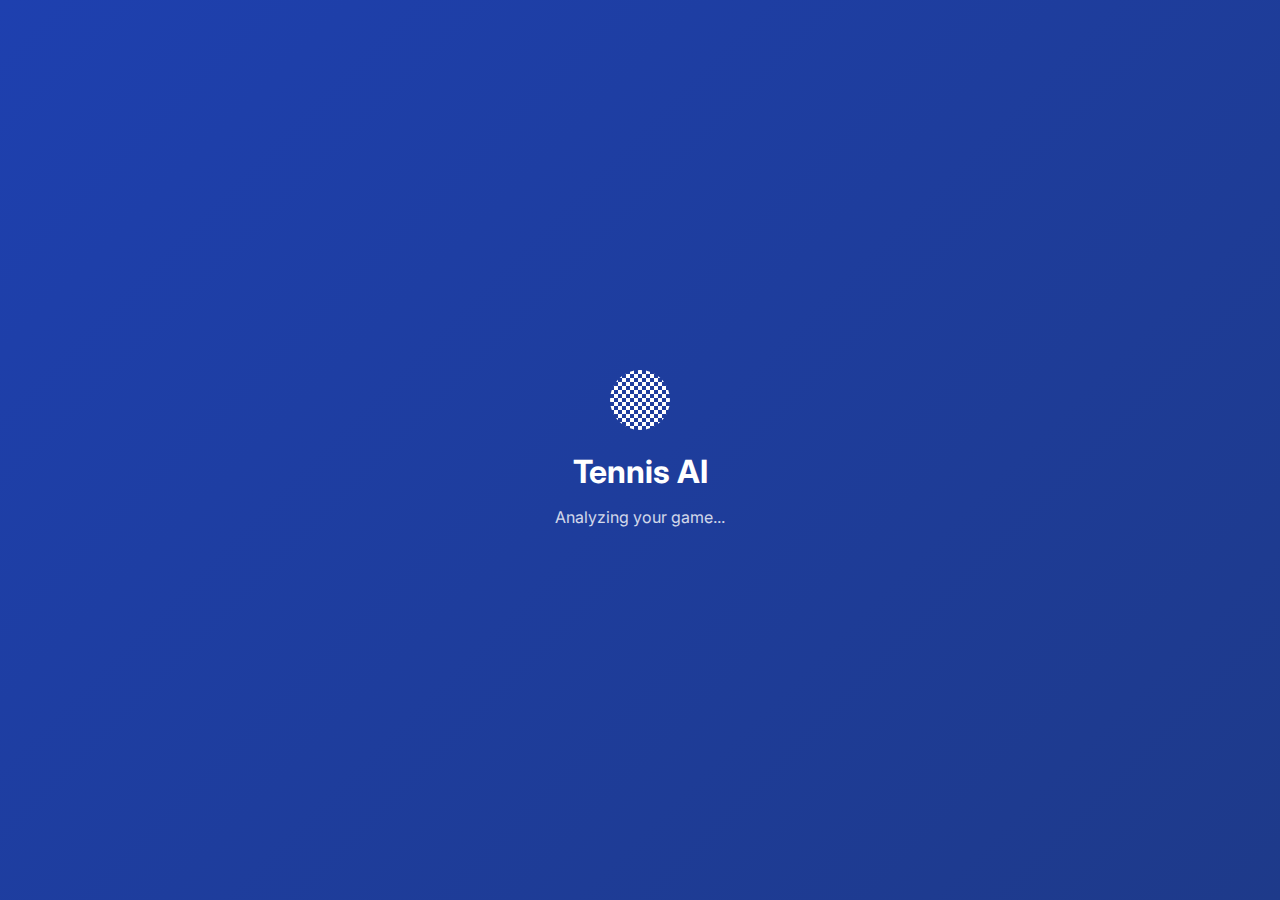
<file: frontend/index.html>
<!DOCTYPE html>
<html lang="en">

<head>
    <meta charset="UTF-8">
    <meta name="viewport" content="width=device-width, initial-scale=1.0, user-scalable=no">
    <meta name="theme-color" content="#1e40af">
    <meta name="apple-mobile-web-app-capable" content="yes">
    <meta name="apple-mobile-web-app-status-bar-style" content="black-translucent">
    <meta name="apple-mobile-web-app-title" content="Tennis AI">

    <title>Tennis AI - Stroke Analysis</title>

    <!-- PWA Manifest -->
    <link rel="manifest" href="manifest.json">

    <!-- Favicon and App Icons -->
    <link rel="icon" type="image/png" sizes="32x32" href="icons/favicon-32x32.png">
    <link rel="icon" type="image/png" sizes="16x16" href="icons/favicon-16x16.png">
    <link rel="apple-touch-icon" sizes="180x180" href="icons/apple-touch-icon.png">

    <!-- Fonts -->
    <link rel="preconnect" href="https://fonts.googleapis.com">
    <link rel="preconnect" href="https://fonts.gstatic.com" crossorigin>
    <link href="https://fonts.googleapis.com/css2?family=Inter:wght@300;400;500;600;700&display=swap" rel="stylesheet">

    <!-- Styles -->
    <link rel="stylesheet" href="styles.css">
</head>

<body>
    <!-- Loading Screen -->
    <div id="loading-screen" class="loading-screen">
        <div class="loading-content">
            <div class="tennis-ball-loader"></div>
            <h2>Tennis AI</h2>
            <p>Analyzing your game...</p>
        </div>
    </div>

    <!-- Main App -->
    <div id="app" class="app">
        <!-- Header -->
        <header class="header">
            <div class="header-content">
                <h1 class="app-title">
                    <span class="tennis-icon">🎾</span>
                    Tennis AI
                </h1>
                <div class="header-actions">
                    <button id="info-btn" class="icon-btn" aria-label="App Info">
                        <svg width="24" height="24" viewBox="0 0 24 24" fill="none" stroke="currentColor"
                            stroke-width="2">
                            <circle cx="12" cy="12" r="10"></circle>
                            <path d="M12 16v-4"></path>
                            <path d="M12 8h.01"></path>
                        </svg>
                    </button>
                </div>
            </div>
        </header>

        <!-- Main Content -->
        <main class="main-content">
            <!-- Upload Section -->
            <section id="upload-section" class="upload-section">
                <div class="upload-container">
                    <div class="upload-area" id="upload-area">
                        <div class="upload-icon">
                            <svg width="64" height="64" viewBox="0 0 24 24" fill="none" stroke="currentColor"
                                stroke-width="1.5">
                                <path d="M21 15v4a2 2 0 0 1-2 2H5a2 2 0 0 1-2-2v-4"></path>
                                <polyline points="7,10 12,15 17,10"></polyline>
                                <line x1="12" y1="15" x2="12" y2="3"></line>
                            </svg>
                        </div>
                        <h2>Upload Tennis Video</h2>
                        <p>Drop your video here or tap to select</p>
                        <input type="file" id="video-input" accept="video/*" hidden>
                        <button id="select-btn" class="select-btn">Select Video</button>
                    </div>

                    <div class="upload-tips">
                        <h3>📱 Tips for Best Results</h3>
                        <ul>
                            <li>Record in landscape mode</li>
                            <li>Keep the player in frame</li>
                            <li>Good lighting conditions</li>
                            <li>Stable camera position</li>
                        </ul>
                    </div>
                </div>
            </section>

            <!-- Video Configuration Section -->
            <section id="config-section" class="config-section hidden">
                <div class="config-container">
                    <div class="config-header">
                        <button id="config-back-btn" class="back-btn">
                            <svg width="20" height="20" viewBox="0 0 24 24" fill="none" stroke="currentColor"
                                stroke-width="2">
                                <path d="M19 12H5"></path>
                                <path d="M12 19l-7-7 7-7"></path>
                            </svg>
                            Back
                        </button>
                        <h2>Configure Analysis</h2>
                    </div>

                    <div class="config-form">
                        <!-- Video Type Selection -->
                        <div class="config-group">
                            <h3>🎾 What type of video is this?</h3>
                            <div class="option-grid">
                                <label class="option-card" for="type-match">
                                    <input type="radio" id="type-match" name="video-type" value="match">
                                    <div class="option-content">
                                        <div class="option-icon">🏆</div>
                                        <h4>Match</h4>
                                        <p>Competitive play with rallies</p>
                                    </div>
                                </label>
                                <label class="option-card" for="type-practice">
                                    <input type="radio" id="type-practice" name="video-type" value="practice">
                                    <div class="option-content">
                                        <div class="option-icon">🏋️</div>
                                        <h4>Practice</h4>
                                        <p>Training drills and technique</p>
                                    </div>
                                </label>
                                <label class="option-card" for="type-serve">
                                    <input type="radio" id="type-serve" name="video-type" value="serve">
                                    <div class="option-content">
                                        <div class="option-icon">🎯</div>
                                        <h4>Serve</h4>
                                        <p>Serving practice or analysis</p>
                                    </div>
                                </label>
                            </div>
                        </div>

                        <!-- Camera Angle Selection -->
                        <div class="config-group">
                            <h3>📹 Camera viewpoint?</h3>
                            <div class="option-grid">
                                <label class="option-card" for="view-back">
                                    <input type="radio" id="view-back" name="camera-view" value="back">
                                    <div class="option-content">
                                        <div class="option-icon">👤</div>
                                        <h4>Back View</h4>
                                        <p>Behind the player</p>
                                    </div>
                                </label>
                                <label class="option-card" for="view-side">
                                    <input type="radio" id="view-side" name="camera-view" value="side">
                                    <div class="option-content">
                                        <div class="option-icon">👥</div>
                                        <h4>Side View</h4>
                                        <p>From the side of the court</p>
                                    </div>
                                </label>
                            </div>
                        </div>

                        <!-- Analysis Mode Selection -->
                        <div class="config-group">
                            <h3>🧠 Analysis focus?</h3>
                            <div class="option-grid">
                                <label class="option-card" for="mode-technique">
                                    <input type="radio" id="mode-technique" name="analysis-mode" value="technique">
                                    <div class="option-content">
                                        <div class="option-icon">🔍</div>
                                        <h4>Technique</h4>
                                        <p>Form, posture, swing mechanics</p>
                                    </div>
                                </label>
                                <label class="option-card" for="mode-tactics">
                                    <input type="radio" id="mode-tactics" name="analysis-mode" value="tactics">
                                    <div class="option-content">
                                        <div class="option-icon">📊</div>
                                        <h4>Tactics</h4>
                                        <p>Shot placement, patterns, stats</p>
                                    </div>
                                </label>
                            </div>
                        </div>

                        <!-- Optional Manual Tagging -->
                        <div class="config-group">
                            <h3>🏷️ Manual assistance (optional)</h3>
                            <label class="checkbox-card" for="manual-tagging">
                                <input type="checkbox" id="manual-tagging" name="manual-tagging">
                                <div class="checkbox-content">
                                    <div class="checkbox-icon">✋</div>
                                    <div class="checkbox-text">
                                        <h4>Help label events</h4>
                                        <p>Manually mark key moments for better analysis</p>
                                    </div>
                                </div>
                            </label>
                        </div>

                        <button id="start-analysis-btn" class="start-analysis-btn" disabled>
                            Start Analysis
                        </button>
                    </div>
                </div>
            </section>

            <!-- Analysis Section -->
            <section id="analysis-section" class="analysis-section hidden">
                <div class="analysis-header">
                    <button id="back-btn" class="back-btn">
                        <svg width="20" height="20" viewBox="0 0 24 24" fill="none" stroke="currentColor"
                            stroke-width="2">
                            <path d="M19 12H5"></path>
                            <path d="M12 19l-7-7 7-7"></path>
                        </svg>
                        Back
                    </button>
                    <h2>Analysis Results</h2>
                </div>

                <!-- Video Player -->
                <div class="video-container">
                    <video id="video-player" controls playsinline>
                        <source src="" type="video/mp4">
                        Your browser does not support the video tag.
                    </video>
                </div>

                <!-- Enhanced Stroke Timeline -->
                <div class="timeline-container">
                    <div class="timeline-header">
                        <h3>Stroke Analysis Timeline</h3>
                        <div class="timeline-controls">
                            <div class="view-toggle">
                                <button id="timeline-view-detailed" class="view-btn active" data-view="detailed">
                                    <svg width="16" height="16" viewBox="0 0 24 24" fill="currentColor">
                                        <path d="M3 13h2v-2H3v2zm0 4h2v-2H3v2zm0-8h2V7H3v2zm4 4h14v-2H7v2zm0 4h14v-2H7v2zM7 7v2h14V7H7z"/>
                                    </svg>
                                    Detailed
                                </button>
                                <button id="timeline-view-compact" class="view-btn" data-view="compact">
                                    <svg width="16" height="16" viewBox="0 0 24 24" fill="currentColor">
                                        <path d="M3 18h18v-2H3v2zm0-5h18v-2H3v2zm0-7v2h18V6H3z"/>
                                    </svg>
                                    Compact
                                </button>
                            </div>
                            <div class="filter-controls">
                                <select id="stroke-filter" class="filter-select">
                                    <option value="all">All Strokes</option>
                                    <option value="forehand">Forehand</option>
                                    <option value="backhand">Backhand</option>
                                    <option value="serve">Serve</option>
                                </select>
                                <button id="confidence-toggle" class="confidence-btn" title="Show confidence indicators">
                                    <svg width="16" height="16" viewBox="0 0 24 24" fill="currentColor">
                                        <path d="M12 2l3.09 6.26L22 9.27l-5 4.87 1.18 6.88L12 17.77l-6.18 3.25L7 14.14 2 9.27l6.91-1.01L12 2z"/>
                                    </svg>
                                </button>
                            </div>
                        </div>
                    </div>
                    
                    <!-- Timeline Progress Bar -->
                    <div class="timeline-progress-container">
                        <div class="timeline-progress-bar">
                            <div class="timeline-progress-track" id="timeline-track">
                                <div class="timeline-progress-fill" id="timeline-fill"></div>
                                <div class="timeline-playhead" id="timeline-playhead"></div>
                                <!-- Stroke markers will be added here -->
                            </div>
                        </div>
                        <div class="timeline-time-labels">
                            <span class="time-start">0:00</span>
                            <span class="time-end" id="timeline-duration">0:00</span>
                        </div>
                    </div>

                    <!-- Stroke Cards Timeline -->
                    <div id="stroke-timeline" class="stroke-timeline">
                        <!-- Enhanced timeline items will be populated here -->
                    </div>
                    
                    <!-- Timeline Insights Panel -->
                    <div class="timeline-insights" id="timeline-insights">
                        <!-- AI-generated insights will appear here -->
                    </div>
                </div>

                <!-- Enhanced Analysis Dashboard -->
                <div class="analysis-dashboard">
                    <div class="dashboard-header">
                        <h3>Performance Dashboard</h3>
                        <div class="dashboard-tabs">
                            <button class="tab-btn active" data-tab="overview">Overview</button>
                            <button class="tab-btn" data-tab="technique">Technique</button>
                            <button class="tab-btn" data-tab="patterns">Patterns</button>
                        </div>
                    </div>
                    
                    <!-- Overview Tab -->
                    <div class="tab-content active" id="tab-overview">
                        <div class="stats-grid" id="stats-grid">
                            <!-- Enhanced stats will be populated here -->
                        </div>
                        <div class="performance-chart">
                            <canvas id="performance-chart" width="400" height="200"></canvas>
                        </div>
                    </div>
                    
                    <!-- Technique Tab -->
                    <div class="tab-content" id="tab-technique">
                        <div class="technique-metrics" id="technique-metrics">
                            <!-- Technique analysis will be populated here -->
                        </div>
                    </div>
                    
                    <!-- Patterns Tab -->
                    <div class="tab-content" id="tab-patterns">
                        <div class="pattern-analysis" id="pattern-analysis">
                            <!-- Pattern insights will be populated here -->
                        </div>
                    </div>
                </div>
            </section>
        </main>

        <!-- Progress Modal -->
        <div id="progress-modal" class="modal hidden">
            <div class="modal-content">
                <div class="progress-container">
                    <div class="progress-icon">
                        <div class="tennis-ball-spinner"></div>
                    </div>
                    <h3>Analyzing Video</h3>
                    <p id="progress-text">Processing frames...</p>
                    <div class="progress-bar">
                        <div class="progress-fill" id="progress-fill"></div>
                    </div>
                    <div class="progress-percentage" id="progress-percentage">0%</div>
                </div>
            </div>
        </div>

        <!-- Info Modal -->
        <div id="info-modal" class="modal hidden">
            <div class="modal-content">
                <div class="modal-header">
                    <h3>About Tennis AI</h3>
                    <button id="close-info" class="close-btn">
                        <svg width="24" height="24" viewBox="0 0 24 24" fill="none" stroke="currentColor"
                            stroke-width="2">
                            <line x1="18" y1="6" x2="6" y2="18"></line>
                            <line x1="6" y1="6" x2="18" y2="18"></line>
                        </svg>
                    </button>
                </div>
                <div class="modal-body">
                    <p>Tennis AI uses advanced computer vision to analyze your tennis strokes and provide insights into
                        your game.</p>
                    <h4>Supported Strokes:</h4>
                    <ul>
                        <li>🏓 Forehand</li>
                        <li>🏓 Backhand</li>
                        <li>🎾 Serve</li>
                    </ul>
                    <p class="version">Version 2.0</p>
                </div>
            </div>
        </div>
    </div>

    <!-- Scripts -->
    <script src="app.js"></script>
    <script>
        // Register Service Worker for PWA
        if ('serviceWorker' in navigator) {
            window.addEventListener('load', () => {
                navigator.serviceWorker.register('sw.js')
                    .then(registration => console.log('SW registered'))
                    .catch(error => console.log('SW registration failed'));
            });
        }
    </script>
</body>

</html>
</file>
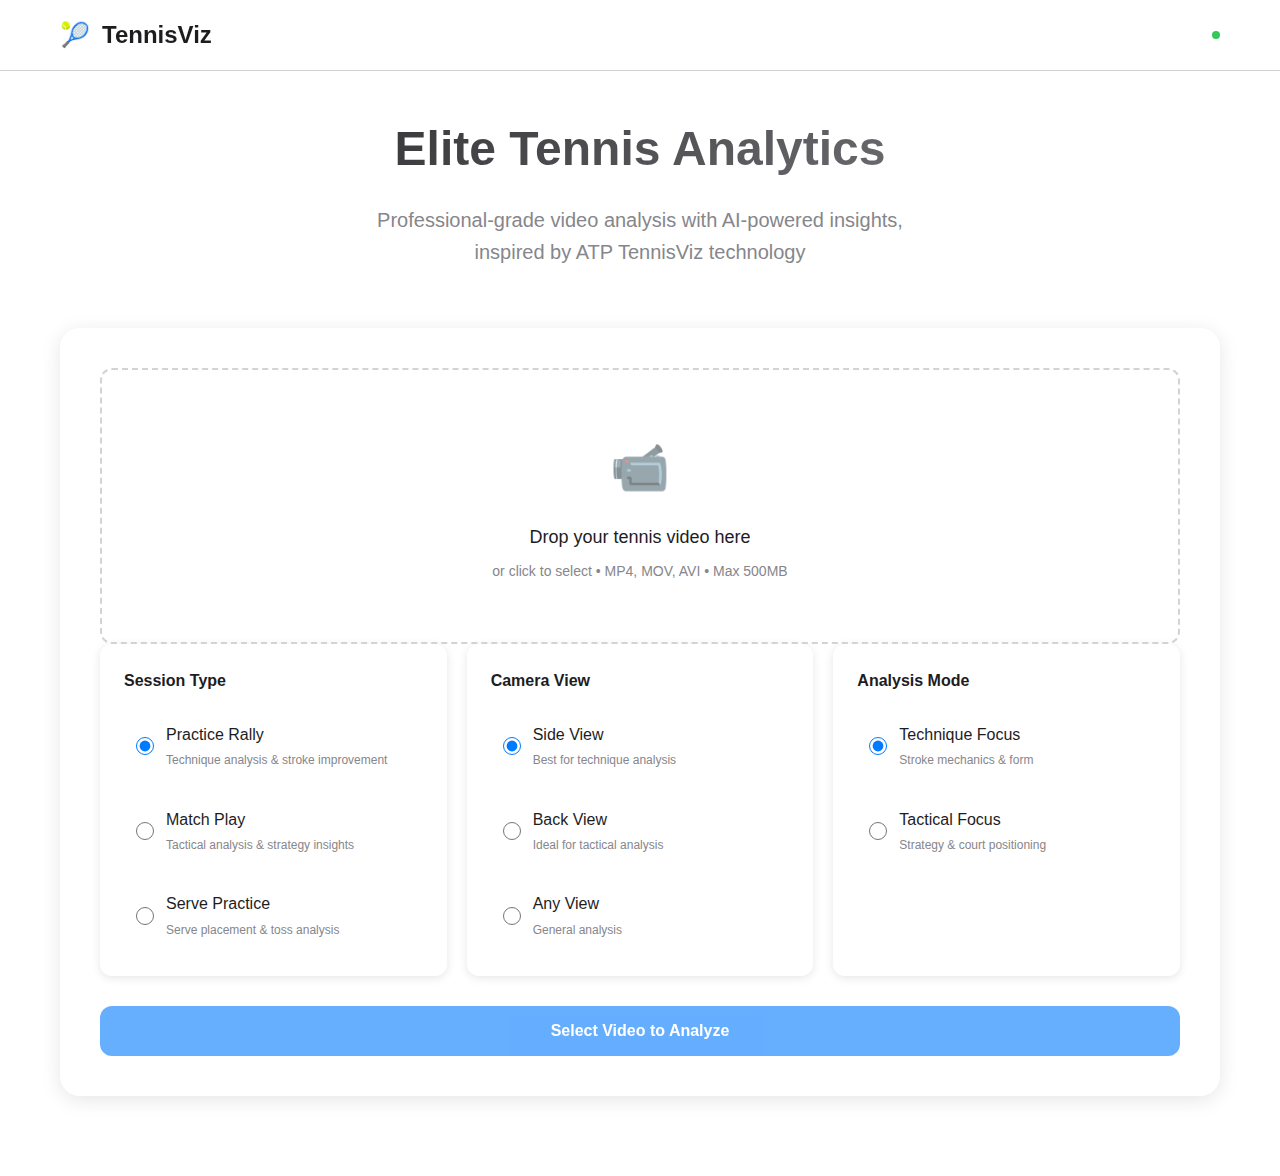
<file: frontend/tennisviz-app.html>
<!DOCTYPE html>
<html lang="en">
<head>
    <meta charset="UTF-8">
    <meta name="viewport" content="width=device-width, initial-scale=1.0">
    <title>TennisViz - Elite Tennis Analytics</title>
    
    <!-- PWA Meta Tags -->
    <meta name="description" content="Professional tennis analysis with AI-powered insights">
    <meta name="theme-color" content="#1d1d1f">
    <meta name="apple-mobile-web-app-capable" content="yes">
    <meta name="apple-mobile-web-app-status-bar-style" content="black-translucent">
    <meta name="apple-mobile-web-app-title" content="TennisViz">
    
    <!-- PWA Manifest -->
    <link rel="manifest" href="/manifest.json">
    
    <!-- Favicon -->
    <link rel="icon" type="image/svg+xml" href="data:image/svg+xml,<svg xmlns='http://www.w3.org/2000/svg' viewBox='0 0 100 100'><text y='.9em' font-size='90'>🎾</text></svg>">
    
    <!-- Apple Touch Icons -->
    <link rel="apple-touch-icon" href="data:image/svg+xml,<svg xmlns='http://www.w3.org/2000/svg' viewBox='0 0 100 100'><text y='.9em' font-size='90'>🎾</text></svg>">
    
    <style>
        /* 🎾 TENNISVIZ - CLEAN APPLE-STYLE DESIGN */
        :root {
            --primary: #007AFF;
            --primary-dark: #0056CC;
            --background: #ffffff;
            --surface: #f2f2f7;
            --surface-elevated: #ffffff;
            --text-primary: #1d1d1f;
            --text-secondary: #86868b;
            --border: #d2d2d7;
            --success: #34c759;
            --warning: #ff9500;
            --error: #ff3b30;
            --shadow: rgba(0, 0, 0, 0.1);
            --radius: 12px;
            --radius-large: 20px;
        }

        * {
            margin: 0;
            padding: 0;
            box-sizing: border-box;
        }

        body {
            font-family: -apple-system, BlinkMacSystemFont, 'SF Pro Display', 'Segoe UI', Roboto, sans-serif;
            background: var(--background);
            color: var(--text-primary);
            line-height: 1.6;
            overflow-x: hidden;
        }

        .container {
            max-width: 1200px;
            margin: 0 auto;
            padding: 0 20px;
        }

        /* Header */
        .header {
            background: rgba(255, 255, 255, 0.8);
            backdrop-filter: blur(20px);
            border-bottom: 1px solid var(--border);
            position: sticky;
            top: 0;
            z-index: 100;
            padding: 16px 0;
        }

        .header-content {
            display: flex;
            align-items: center;
            justify-content: space-between;
        }

        .logo {
            display: flex;
            align-items: center;
            gap: 12px;
            font-size: 24px;
            font-weight: 700;
            color: var(--text-primary);
        }

        .status-indicator {
            width: 8px;
            height: 8px;
            border-radius: 50%;
            background: var(--success);
            animation: pulse 2s infinite;
        }

        @keyframes pulse {
            0%, 100% { opacity: 1; }
            50% { opacity: 0.5; }
        }

        /* Main Content */
        .main {
            padding: 40px 0;
            min-height: calc(100vh - 80px);
        }

        .hero {
            text-align: center;
            margin-bottom: 60px;
        }

        .hero h1 {
            font-size: clamp(32px, 5vw, 48px);
            font-weight: 700;
            margin-bottom: 16px;
            background: linear-gradient(135deg, var(--text-primary), var(--text-secondary));
            -webkit-background-clip: text;
            -webkit-text-fill-color: transparent;
            background-clip: text;
        }

        .hero p {
            font-size: 20px;
            color: var(--text-secondary);
            max-width: 600px;
            margin: 0 auto;
        }

        /* Upload Section */
        .upload-section {
            background: var(--surface-elevated);
            border-radius: var(--radius-large);
            padding: 40px;
            margin-bottom: 40px;
            box-shadow: 0 4px 20px var(--shadow);
        }

        .upload-area {
            border: 2px dashed var(--border);
            border-radius: var(--radius);
            padding: 60px 20px;
            text-align: center;
            transition: all 0.3s ease;
            cursor: pointer;
            position: relative;
            overflow: hidden;
        }

        .upload-area:hover,
        .upload-area.dragover {
            border-color: var(--primary);
            background: rgba(0, 122, 255, 0.05);
        }

        .upload-icon {
            font-size: 48px;
            margin-bottom: 16px;
            opacity: 0.6;
        }

        .upload-text {
            font-size: 18px;
            font-weight: 500;
            margin-bottom: 8px;
        }

        .upload-hint {
            color: var(--text-secondary);
            font-size: 14px;
        }

        #videoInput {
            position: absolute;
            top: 0;
            left: 0;
            width: 100%;
            height: 100%;
            opacity: 0;
            cursor: pointer;
        }

        /* Configuration */
        .config-section {
            display: grid;
            grid-template-columns: repeat(auto-fit, minmax(280px, 1fr));
            gap: 20px;
            margin-bottom: 30px;
        }

        .config-group {
            background: var(--surface-elevated);
            border-radius: var(--radius);
            padding: 24px;
            box-shadow: 0 2px 10px var(--shadow);
        }

        .config-group h3 {
            font-size: 16px;
            font-weight: 600;
            margin-bottom: 16px;
            color: var(--text-primary);
        }

        .radio-group {
            display: flex;
            flex-direction: column;
            gap: 12px;
        }

        .radio-option {
            display: flex;
            align-items: center;
            gap: 12px;
            padding: 12px;
            border-radius: var(--radius);
            cursor: pointer;
            transition: background 0.2s ease;
        }

        .radio-option:hover {
            background: var(--surface);
        }

        .radio-option input[type="radio"] {
            width: 18px;
            height: 18px;
            accent-color: var(--primary);
        }

        .radio-option label {
            cursor: pointer;
            font-weight: 500;
        }

        .radio-description {
            font-size: 12px;
            color: var(--text-secondary);
            margin-top: 4px;
        }

        /* Analyze Button */
        .analyze-btn {
            width: 100%;
            background: var(--primary);
            color: white;
            border: none;
            border-radius: var(--radius);
            padding: 16px 24px;
            font-size: 16px;
            font-weight: 600;
            cursor: pointer;
            transition: all 0.3s ease;
            position: relative;
            overflow: hidden;
        }

        .analyze-btn:hover:not(:disabled) {
            background: var(--primary-dark);
            transform: translateY(-2px);
            box-shadow: 0 8px 25px rgba(0, 122, 255, 0.3);
        }

        .analyze-btn:disabled {
            opacity: 0.6;
            cursor: not-allowed;
            transform: none;
        }

        /* Loading Overlay */
        .loading-overlay {
            display: none;
            position: fixed;
            top: 0;
            left: 0;
            width: 100%;
            height: 100%;
            background: rgba(255, 255, 255, 0.95);
            backdrop-filter: blur(10px);
            z-index: 1000;
            justify-content: center;
            align-items: center;
            flex-direction: column;
        }

        .loading-spinner {
            width: 60px;
            height: 60px;
            border: 4px solid var(--surface);
            border-top: 4px solid var(--primary);
            border-radius: 50%;
            animation: spin 1s linear infinite;
            margin-bottom: 20px;
        }

        @keyframes spin {
            0% { transform: rotate(0deg); }
            100% { transform: rotate(360deg); }
        }

        .loading-text {
            font-size: 18px;
            font-weight: 500;
            margin-bottom: 8px;
        }

        .loading-progress {
            color: var(--text-secondary);
            font-size: 14px;
        }

        /* Results Section */
        .results-section {
            display: none;
            margin-top: 40px;
        }

        .results-header {
            display: flex;
            justify-content: space-between;
            align-items: center;
            margin-bottom: 30px;
        }

        .results-title {
            font-size: 28px;
            font-weight: 700;
        }

        .export-btn {
            background: var(--surface);
            color: var(--text-primary);
            border: 1px solid var(--border);
            border-radius: var(--radius);
            padding: 10px 16px;
            font-size: 14px;
            font-weight: 500;
            cursor: pointer;
            transition: all 0.2s ease;
        }

        .export-btn:hover {
            background: var(--border);
        }

        /* Timeline */
        .timeline-container {
            background: var(--surface-elevated);
            border-radius: var(--radius-large);
            padding: 30px;
            margin-bottom: 30px;
            box-shadow: 0 4px 20px var(--shadow);
        }

        .timeline-header {
            display: flex;
            justify-content: space-between;
            align-items: center;
            margin-bottom: 20px;
        }

        .timeline {
            position: relative;
            height: 80px;
            background: var(--surface);
            border-radius: var(--radius);
            overflow: hidden;
        }

        .stroke-marker {
            position: absolute;
            top: 50%;
            transform: translateY(-50%);
            width: 12px;
            height: 12px;
            border-radius: 50%;
            cursor: pointer;
            transition: all 0.2s ease;
            border: 2px solid white;
            box-shadow: 0 2px 8px rgba(0, 0, 0, 0.2);
        }

        .stroke-marker:hover {
            transform: translateY(-50%) scale(1.3);
        }

        .stroke-marker.forehand { background: #007AFF; }
        .stroke-marker.backhand { background: #34C759; }
        .stroke-marker.serve { background: #FF9500; }
        .stroke-marker.volley { background: #FF3B30; }

        /* Analytics Dashboard */
        .analytics-grid {
            display: grid;
            grid-template-columns: repeat(auto-fit, minmax(300px, 1fr));
            gap: 20px;
            margin-bottom: 30px;
        }

        .analytics-card {
            background: var(--surface-elevated);
            border-radius: var(--radius);
            padding: 24px;
            box-shadow: 0 2px 10px var(--shadow);
        }

        .analytics-card h3 {
            font-size: 16px;
            font-weight: 600;
            margin-bottom: 16px;
            display: flex;
            align-items: center;
            gap: 8px;
        }

        .metric {
            display: flex;
            justify-content: space-between;
            align-items: center;
            padding: 8px 0;
            border-bottom: 1px solid var(--surface);
        }

        .metric:last-child {
            border-bottom: none;
        }

        .metric-value {
            font-weight: 600;
            color: var(--primary);
        }

        /* AI Insights */
        .ai-insights {
            background: linear-gradient(135deg, var(--surface-elevated), var(--surface));
            border-radius: var(--radius-large);
            padding: 30px;
            margin-bottom: 30px;
            box-shadow: 0 4px 20px var(--shadow);
        }

        .ai-insights h3 {
            font-size: 20px;
            font-weight: 700;
            margin-bottom: 16px;
            display: flex;
            align-items: center;
            gap: 10px;
        }

        .ai-summary {
            font-size: 16px;
            line-height: 1.7;
            margin-bottom: 24px;
            padding: 20px;
            background: rgba(0, 122, 255, 0.05);
            border-radius: var(--radius);
            border-left: 4px solid var(--primary);
        }

        .recommendations {
            display: grid;
            grid-template-columns: repeat(auto-fit, minmax(250px, 1fr));
            gap: 16px;
        }

        .recommendation {
            background: var(--surface-elevated);
            border-radius: var(--radius);
            padding: 16px;
            border-left: 3px solid var(--success);
        }

        /* Responsive Design */
        @media (max-width: 768px) {
            .container {
                padding: 0 16px;
            }

            .upload-section {
                padding: 24px;
            }

            .upload-area {
                padding: 40px 16px;
            }

            .config-section {
                grid-template-columns: 1fr;
            }

            .analytics-grid {
                grid-template-columns: 1fr;
            }

            .recommendations {
                grid-template-columns: 1fr;
            }
        }

        /* Animations */
        .fade-in {
            animation: fadeIn 0.5s ease-out;
        }

        @keyframes fadeIn {
            from { opacity: 0; transform: translateY(20px); }
            to { opacity: 1; transform: translateY(0); }
        }

        .slide-up {
            animation: slideUp 0.3s ease-out;
        }

        @keyframes slideUp {
            from { transform: translateY(100%); }
            to { transform: translateY(0); }
        }
    </style>
</head>
<body>
    <!-- Header -->
    <header class="header">
        <div class="container">
            <div class="header-content">
                <div class="logo">
                    <span>🎾</span>
                    <span>TennisViz</span>
                </div>
                <div class="status-indicator" title="System Online"></div>
            </div>
        </div>
    </header>

    <!-- Main Content -->
    <main class="main">
        <div class="container">
            <!-- Hero Section -->
            <section class="hero">
                <h1>Elite Tennis Analytics</h1>
                <p>Professional-grade video analysis with AI-powered insights, inspired by ATP TennisViz technology</p>
            </section>

            <!-- Upload Section -->
            <section class="upload-section">
                <div class="upload-area" id="uploadArea">
                    <div class="upload-icon">📹</div>
                    <div class="upload-text">Drop your tennis video here</div>
                    <div class="upload-hint">or click to select • MP4, MOV, AVI • Max 500MB</div>
                    <input type="file" id="videoInput" accept="video/*" />
                </div>

                <!-- Configuration -->
                <div class="config-section">
                    <div class="config-group">
                        <h3>Session Type</h3>
                        <div class="radio-group">
                            <div class="radio-option">
                                <input type="radio" id="practice" name="sessionType" value="practice" checked>
                                <div>
                                    <label for="practice">Practice Rally</label>
                                    <div class="radio-description">Technique analysis & stroke improvement</div>
                                </div>
                            </div>
                            <div class="radio-option">
                                <input type="radio" id="match" name="sessionType" value="match">
                                <div>
                                    <label for="match">Match Play</label>
                                    <div class="radio-description">Tactical analysis & strategy insights</div>
                                </div>
                            </div>
                            <div class="radio-option">
                                <input type="radio" id="serve" name="sessionType" value="serve">
                                <div>
                                    <label for="serve">Serve Practice</label>
                                    <div class="radio-description">Serve placement & toss analysis</div>
                                </div>
                            </div>
                        </div>
                    </div>

                    <div class="config-group">
                        <h3>Camera View</h3>
                        <div class="radio-group">
                            <div class="radio-option">
                                <input type="radio" id="sideView" name="cameraView" value="side_view" checked>
                                <div>
                                    <label for="sideView">Side View</label>
                                    <div class="radio-description">Best for technique analysis</div>
                                </div>
                            </div>
                            <div class="radio-option">
                                <input type="radio" id="backView" name="cameraView" value="back_view">
                                <div>
                                    <label for="backView">Back View</label>
                                    <div class="radio-description">Ideal for tactical analysis</div>
                                </div>
                            </div>
                            <div class="radio-option">
                                <input type="radio" id="anyView" name="cameraView" value="any_view">
                                <div>
                                    <label for="anyView">Any View</label>
                                    <div class="radio-description">General analysis</div>
                                </div>
                            </div>
                        </div>
                    </div>

                    <div class="config-group">
                        <h3>Analysis Mode</h3>
                        <div class="radio-group">
                            <div class="radio-option">
                                <input type="radio" id="technique" name="analysisMode" value="technique" checked>
                                <div>
                                    <label for="technique">Technique Focus</label>
                                    <div class="radio-description">Stroke mechanics & form</div>
                                </div>
                            </div>
                            <div class="radio-option">
                                <input type="radio" id="tactics" name="analysisMode" value="tactics">
                                <div>
                                    <label for="tactics">Tactical Focus</label>
                                    <div class="radio-description">Strategy & court positioning</div>
                                </div>
                            </div>
                        </div>
                    </div>
                </div>

                <button class="analyze-btn" id="analyzeBtn" disabled>
                    <span>Select Video to Analyze</span>
                </button>
            </section>

            <!-- Results Section -->
            <section class="results-section" id="resultsSection">
                <div class="results-header">
                    <h2 class="results-title">Analysis Results</h2>
                    <button class="export-btn" id="exportBtn">Export JSON</button>
                </div>

                <!-- Timeline -->
                <div class="timeline-container">
                    <div class="timeline-header">
                        <h3>🎯 Stroke Timeline</h3>
                        <div id="timelineStats">Loading...</div>
                    </div>
                    <div class="timeline" id="timeline"></div>
                </div>

                <!-- Analytics Dashboard -->
                <div class="analytics-grid">
                    <div class="analytics-card">
                        <h3>📊 Session Overview</h3>
                        <div id="sessionOverview">Loading...</div>
                    </div>
                    <div class="analytics-card">
                        <h3>🎾 Stroke Distribution</h3>
                        <div id="strokeDistribution">Loading...</div>
                    </div>
                    <div class="analytics-card">
                        <h3>⚡ Performance Metrics</h3>
                        <div id="performanceMetrics">Loading...</div>
                    </div>
                </div>

                <!-- AI Insights -->
                <div class="ai-insights">
                    <h3>🧠 AI Coaching Insights</h3>
                    <div class="ai-summary" id="aiSummary">Loading insights...</div>
                    <div class="recommendations" id="recommendations"></div>
                </div>
            </section>
        </div>
    </main>

    <!-- Loading Overlay -->
    <div class="loading-overlay" id="loadingOverlay">
        <div class="loading-spinner"></div>
        <div class="loading-text">Analyzing Your Tennis Video</div>
        <div class="loading-progress" id="loadingProgress">Initializing...</div>
    </div>

    <!-- JavaScript -->
    <script src="tennisviz-app.js"></script>
</body>
</html>
</file>
<file: frontend/styles.css>
/* Reset and Base Styles */
* {
    margin: 0;
    padding: 0;
    box-sizing: border-box;
}

:root {
    /* Colors */
    --primary: #1e40af;
    --primary-dark: #1e3a8a;
    --primary-light: #3b82f6;
    --secondary: #10b981;
    --accent: #f59e0b;
    --background: #f8fafc;
    --surface: #ffffff;
    --surface-dark: #f1f5f9;
    --text-primary: #0f172a;
    --text-secondary: #64748b;
    --text-light: #94a3b8;
    --border: #e2e8f0;
    --error: #ef4444;
    --success: #10b981;
    --warning: #f59e0b;
    
    /* Shadows */
    --shadow-sm: 0 1px 2px 0 rgb(0 0 0 / 0.05);
    --shadow: 0 1px 3px 0 rgb(0 0 0 / 0.1), 0 1px 2px -1px rgb(0 0 0 / 0.1);
    --shadow-md: 0 4px 6px -1px rgb(0 0 0 / 0.1), 0 2px 4px -2px rgb(0 0 0 / 0.1);
    --shadow-lg: 0 10px 15px -3px rgb(0 0 0 / 0.1), 0 4px 6px -4px rgb(0 0 0 / 0.1);
    --shadow-xl: 0 20px 25px -5px rgb(0 0 0 / 0.1), 0 8px 10px -6px rgb(0 0 0 / 0.1);
    
    /* Spacing */
    --space-1: 0.25rem;
    --space-2: 0.5rem;
    --space-3: 0.75rem;
    --space-4: 1rem;
    --space-5: 1.25rem;
    --space-6: 1.5rem;
    --space-8: 2rem;
    --space-10: 2.5rem;
    --space-12: 3rem;
    --space-16: 4rem;
    --space-20: 5rem;
    
    /* Border Radius */
    --radius-sm: 0.25rem;
    --radius: 0.375rem;
    --radius-md: 0.5rem;
    --radius-lg: 0.75rem;
    --radius-xl: 1rem;
    --radius-2xl: 1.5rem;
    --radius-full: 9999px;
    
    /* Transitions */
    --transition: all 0.2s ease-in-out;
    --transition-slow: all 0.3s ease-in-out;
}

body {
    font-family: 'Inter', -apple-system, BlinkMacSystemFont, 'Segoe UI', Roboto, sans-serif;
    background: var(--background);
    color: var(--text-primary);
    line-height: 1.6;
    -webkit-font-smoothing: antialiased;
    -moz-osx-font-smoothing: grayscale;
    overflow-x: hidden;
}

/* Loading Screen */
.loading-screen {
    position: fixed;
    top: 0;
    left: 0;
    width: 100%;
    height: 100%;
    background: linear-gradient(135deg, var(--primary) 0%, var(--primary-dark) 100%);
    display: flex;
    align-items: center;
    justify-content: center;
    z-index: 9999;
    transition: opacity 0.5s ease-in-out;
}

.loading-content {
    text-align: center;
    color: white;
}

.loading-content h2 {
    font-size: 2rem;
    font-weight: 700;
    margin: var(--space-4) 0 var(--space-2);
}

.loading-content p {
    font-size: 1rem;
    opacity: 0.8;
}

.tennis-ball-loader {
    width: 60px;
    height: 60px;
    border-radius: 50%;
    background: linear-gradient(45deg, #fff 25%, transparent 25%), 
                linear-gradient(-45deg, #fff 25%, transparent 25%), 
                linear-gradient(45deg, transparent 75%, #fff 75%), 
                linear-gradient(-45deg, transparent 75%, #fff 75%);
    background-size: 8px 8px;
    background-position: 0 0, 0 4px, 4px -4px, -4px 0px;
    animation: bounce 1.5s ease-in-out infinite;
    margin: 0 auto;
}

@keyframes bounce {
    0%, 20%, 53%, 80%, 100% {
        transform: translate3d(0, 0, 0);
    }
    40%, 43% {
        transform: translate3d(0, -30px, 0);
    }
    70% {
        transform: translate3d(0, -15px, 0);
    }
    90% {
        transform: translate3d(0, -4px, 0);
    }
}

/* App Layout */
.app {
    min-height: 100vh;
    display: flex;
    flex-direction: column;
}

.hidden {
    display: none !important;
}

/* Header */
.header {
    background: var(--surface);
    border-bottom: 1px solid var(--border);
    box-shadow: var(--shadow-sm);
    position: sticky;
    top: 0;
    z-index: 100;
}

.header-content {
    display: flex;
    align-items: center;
    justify-content: space-between;
    padding: var(--space-4) var(--space-6);
    max-width: 1200px;
    margin: 0 auto;
}

.app-title {
    font-size: 1.5rem;
    font-weight: 700;
    color: var(--primary);
    display: flex;
    align-items: center;
    gap: var(--space-2);
}

.tennis-icon {
    font-size: 1.75rem;
}

.icon-btn {
    background: none;
    border: none;
    padding: var(--space-2);
    border-radius: var(--radius-md);
    color: var(--text-secondary);
    cursor: pointer;
    transition: var(--transition);
    display: flex;
    align-items: center;
    justify-content: center;
}

.icon-btn:hover {
    background: var(--surface-dark);
    color: var(--text-primary);
}

/* Main Content */
.main-content {
    flex: 1;
    padding: var(--space-6);
    max-width: 1200px;
    margin: 0 auto;
    width: 100%;
}

/* Configuration Section */
.config-section {
    padding: 2rem 1rem;
    max-width: 800px;
    margin: 0 auto;
}

.config-container {
    background: var(--surface);
    border-radius: 16px;
    padding: 2rem;
    box-shadow: 0 4px 20px rgba(0, 0, 0, 0.1);
}

.config-header {
    display: flex;
    align-items: center;
    gap: 1rem;
    margin-bottom: 2rem;
    padding-bottom: 1rem;
    border-bottom: 1px solid var(--border);
}

.config-form {
    display: flex;
    flex-direction: column;
    gap: 2rem;
}

.config-group {
    display: flex;
    flex-direction: column;
    gap: 1rem;
}

.config-group h3 {
    margin: 0;
    color: var(--text-primary);
    font-size: 1.1rem;
    font-weight: 600;
}

.option-grid {
    display: grid;
    grid-template-columns: repeat(auto-fit, minmax(200px, 1fr));
    gap: 1rem;
}

.option-card {
    position: relative;
    display: block;
    background: var(--background);
    border: 2px solid var(--border);
    border-radius: 12px;
    padding: 1.5rem;
    cursor: pointer;
    transition: all 0.2s ease;
}

.option-card:hover {
    border-color: var(--primary);
    transform: translateY(-2px);
    box-shadow: 0 4px 12px rgba(30, 64, 175, 0.1);
}

.option-card input[type="radio"] {
    position: absolute;
    opacity: 0;
    pointer-events: none;
}

.option-card input[type="radio"]:checked + .option-content {
    color: var(--primary);
}

.option-card input[type="radio"]:checked ~ * {
    border-color: var(--primary);
}

.option-card:has(input:checked) {
    border-color: var(--primary);
    background: rgba(30, 64, 175, 0.05);
}

.option-content {
    text-align: center;
    transition: color 0.2s ease;
}

.option-icon {
    font-size: 2rem;
    margin-bottom: 0.5rem;
}

.option-content h4 {
    margin: 0 0 0.5rem 0;
    font-size: 1rem;
    font-weight: 600;
    color: var(--text-primary);
}

.option-content p {
    margin: 0;
    font-size: 0.875rem;
    color: var(--text-secondary);
    line-height: 1.4;
}

.checkbox-card {
    display: flex;
    align-items: center;
    background: var(--background);
    border: 2px solid var(--border);
    border-radius: 12px;
    padding: 1rem;
    cursor: pointer;
    transition: all 0.2s ease;
}

.checkbox-card:hover {
    border-color: var(--primary);
    box-shadow: 0 2px 8px rgba(30, 64, 175, 0.1);
}

.checkbox-card input[type="checkbox"] {
    margin-right: 1rem;
    width: 18px;
    height: 18px;
    accent-color: var(--primary);
}

.checkbox-card:has(input:checked) {
    border-color: var(--primary);
    background: rgba(30, 64, 175, 0.05);
}

.checkbox-content {
    display: flex;
    align-items: center;
    gap: 1rem;
    flex: 1;
}

.checkbox-icon {
    font-size: 1.5rem;
}

.checkbox-text h4 {
    margin: 0 0 0.25rem 0;
    font-size: 1rem;
    font-weight: 600;
    color: var(--text-primary);
}

.checkbox-text p {
    margin: 0;
    font-size: 0.875rem;
    color: var(--text-secondary);
}

.start-analysis-btn {
    background: var(--primary);
    color: white;
    border: none;
    border-radius: 12px;
    padding: 1rem 2rem;
    font-size: 1rem;
    font-weight: 600;
    cursor: pointer;
    transition: all 0.2s ease;
    margin-top: 1rem;
}

.start-analysis-btn:hover:not(:disabled) {
    background: var(--primary-dark);
    transform: translateY(-1px);
    box-shadow: 0 4px 12px rgba(30, 64, 175, 0.3);
}

.start-analysis-btn:disabled {
    background: var(--border);
    color: var(--text-secondary);
    cursor: not-allowed;
    transform: none;
    box-shadow: none;
}

@media (max-width: 768px) {
    .option-grid {
        grid-template-columns: 1fr;
    }
    
    .config-container {
        padding: 1.5rem;
    }
    
    .checkbox-content {
        flex-direction: column;
        align-items: flex-start;
        gap: 0.5rem;
    }
    
    .checkbox-card {
        padding: 1.5rem;
    }
}

/* Upload Section */
.upload-section {
    display: flex;
    flex-direction: column;
    align-items: center;
    justify-content: center;
    min-height: 60vh;
    text-align: center;
}

.upload-container {
    width: 100%;
    max-width: 500px;
}

.upload-area {
    background: var(--surface);
    border: 2px dashed var(--border);
    border-radius: var(--radius-xl);
    padding: var(--space-12);
    transition: var(--transition);
    cursor: pointer;
    margin-bottom: var(--space-8);
}

.upload-area:hover,
.upload-area.dragover {
    border-color: var(--primary);
    background: rgba(30, 64, 175, 0.02);
}

.upload-icon {
    color: var(--text-light);
    margin-bottom: var(--space-4);
}

.upload-area h2 {
    font-size: 1.5rem;
    font-weight: 600;
    margin-bottom: var(--space-2);
    color: var(--text-primary);
}

.upload-area p {
    color: var(--text-secondary);
    margin-bottom: var(--space-6);
    font-size: 1rem;
}

.select-btn {
    background: var(--primary);
    color: white;
    border: none;
    padding: var(--space-3) var(--space-6);
    border-radius: var(--radius-lg);
    font-size: 1rem;
    font-weight: 500;
    cursor: pointer;
    transition: var(--transition);
    box-shadow: var(--shadow);
}

.select-btn:hover {
    background: var(--primary-dark);
    transform: translateY(-1px);
    box-shadow: var(--shadow-md);
}

.upload-tips {
    background: var(--surface);
    padding: var(--space-6);
    border-radius: var(--radius-xl);
    box-shadow: var(--shadow-sm);
    text-align: left;
}

.upload-tips h3 {
    font-size: 1.125rem;
    font-weight: 600;
    margin-bottom: var(--space-4);
    color: var(--text-primary);
}

.upload-tips ul {
    list-style: none;
}

.upload-tips li {
    display: flex;
    align-items: center;
    padding: var(--space-2) 0;
    color: var(--text-secondary);
}

.upload-tips li::before {
    content: "✓";
    color: var(--success);
    font-weight: bold;
    margin-right: var(--space-3);
}

/* Analysis Section */
.analysis-section {
    animation: slideInUp 0.3s ease-out;
}

@keyframes slideInUp {
    from {
        opacity: 0;
        transform: translateY(20px);
    }
    to {
        opacity: 1;
        transform: translateY(0);
    }
}

.analysis-header {
    display: flex;
    align-items: center;
    margin-bottom: var(--space-6);
    gap: var(--space-4);
}

.back-btn {
    background: none;
    border: 1px solid var(--border);
    padding: var(--space-2) var(--space-4);
    border-radius: var(--radius-lg);
    color: var(--text-secondary);
    cursor: pointer;
    transition: var(--transition);
    display: flex;
    align-items: center;
    gap: var(--space-2);
    font-size: 0.875rem;
}

.back-btn:hover {
    background: var(--surface-dark);
    color: var(--text-primary);
}

.analysis-header h2 {
    font-size: 1.5rem;
    font-weight: 600;
    color: var(--text-primary);
}

/* Video Container */
.video-container {
    background: var(--surface);
    border-radius: var(--radius-xl);
    padding: var(--space-4);
    margin-bottom: var(--space-8);
    box-shadow: var(--shadow);
}

#video-player {
    width: 100%;
    height: auto;
    border-radius: var(--radius-lg);
    background: #000;
}

/* Timeline Container */
.timeline-container {
    background: var(--surface);
    border-radius: 16px;
    padding: 2rem;
    margin: 2rem 0;
    box-shadow: 0 4px 20px rgba(0, 0, 0, 0.1);
}

.timeline-header {
    display: flex;
    justify-content: space-between;
    align-items: center;
    margin-bottom: 2rem;
    flex-wrap: wrap;
    gap: 1rem;
}

.timeline-header h3 {
    margin: 0;
    color: var(--text-primary);
    font-size: 1.5rem;
    font-weight: 700;
}

.timeline-controls {
    display: flex;
    gap: 1rem;
    align-items: center;
    flex-wrap: wrap;
}

.view-toggle {
    display: flex;
    background: var(--background);
    border-radius: 8px;
    padding: 4px;
    border: 1px solid var(--border);
}

.view-btn {
    display: flex;
    align-items: center;
    gap: 0.5rem;
    padding: 0.5rem 1rem;
    border: none;
    background: transparent;
    color: var(--text-secondary);
    border-radius: 6px;
    cursor: pointer;
    transition: all 0.2s ease;
    font-size: 0.875rem;
    font-weight: 500;
}

.view-btn.active {
    background: var(--primary);
    color: white;
    box-shadow: 0 2px 4px rgba(30, 64, 175, 0.3);
}

.view-btn:hover:not(.active) {
    background: var(--border);
    color: var(--text-primary);
}

.filter-controls {
    display: flex;
    gap: 0.5rem;
    align-items: center;
}

.filter-select {
    padding: 0.5rem 1rem;
    border: 1px solid var(--border);
    border-radius: 8px;
    background: var(--background);
    color: var(--text-primary);
    font-size: 0.875rem;
    cursor: pointer;
    transition: border-color 0.2s ease;
}

.filter-select:focus {
    outline: none;
    border-color: var(--primary);
    box-shadow: 0 0 0 3px rgba(30, 64, 175, 0.1);
}

.confidence-btn {
    padding: 0.5rem;
    border: 1px solid var(--border);
    border-radius: 8px;
    background: var(--background);
    color: var(--text-secondary);
    cursor: pointer;
    transition: all 0.2s ease;
    display: flex;
    align-items: center;
    justify-content: center;
}

.confidence-btn:hover {
    background: var(--primary);
    color: white;
    border-color: var(--primary);
}

.confidence-btn.active {
    background: var(--primary);
    color: white;
    border-color: var(--primary);
}

/* Timeline Progress Bar */
.timeline-progress-container {
    margin: 2rem 0;
}

.timeline-progress-bar {
    position: relative;
    margin-bottom: 0.5rem;
}

.timeline-progress-track {
    position: relative;
    height: 8px;
    background: var(--border);
    border-radius: 4px;
    cursor: pointer;
    overflow: visible;
}

.timeline-progress-fill {
    height: 100%;
    background: linear-gradient(90deg, var(--primary), var(--secondary));
    border-radius: 4px;
    width: 0%;
    transition: width 0.1s ease;
}

.timeline-playhead {
    position: absolute;
    top: 50%;
    left: 0%;
    width: 16px;
    height: 16px;
    background: white;
    border: 3px solid var(--primary);
    border-radius: 50%;
    transform: translate(-50%, -50%);
    cursor: grab;
    box-shadow: 0 2px 8px rgba(0, 0, 0, 0.2);
    transition: transform 0.2s ease;
}

.timeline-playhead:hover {
    transform: translate(-50%, -50%) scale(1.2);
}

.timeline-playhead:active {
    cursor: grabbing;
}

.stroke-marker {
    position: absolute;
    top: 50%;
    width: 12px;
    height: 12px;
    border-radius: 50%;
    transform: translate(-50%, -50%);
    cursor: pointer;
    border: 2px solid white;
    box-shadow: 0 2px 4px rgba(0, 0, 0, 0.2);
    transition: all 0.2s ease;
}

.stroke-marker:hover {
    transform: translate(-50%, -50%) scale(1.3);
    box-shadow: 0 4px 8px rgba(0, 0, 0, 0.3);
}

.stroke-marker.forehand {
    background: #10b981;
}

.stroke-marker.backhand {
    background: #3b82f6;
}

.stroke-marker.serve {
    background: #f59e0b;
}

.stroke-marker.unknown {
    background: #6b7280;
}

.timeline-time-labels {
    display: flex;
    justify-content: space-between;
    font-size: 0.75rem;
    color: var(--text-secondary);
    margin-top: 0.5rem;
}

/* Enhanced Stroke Timeline */
.stroke-timeline {
    display: flex;
    flex-direction: column;
    gap: 1rem;
    margin: 2rem 0;
    max-height: 400px;
    overflow-y: auto;
    padding-right: 0.5rem;
}

.stroke-timeline::-webkit-scrollbar {
    width: 6px;
}

.stroke-timeline::-webkit-scrollbar-track {
    background: var(--background);
    border-radius: 3px;
}

.stroke-timeline::-webkit-scrollbar-thumb {
    background: var(--border);
    border-radius: 3px;
}

.stroke-timeline::-webkit-scrollbar-thumb:hover {
    background: var(--text-secondary);
}

.stroke-item {
    background: var(--background);
    border: 1px solid var(--border);
    border-radius: 12px;
    padding: 1.5rem;
    cursor: pointer;
    transition: all 0.3s ease;
    position: relative;
    overflow: hidden;
}

.stroke-item::before {
    content: '';
    position: absolute;
    top: 0;
    left: 0;
    width: 4px;
    height: 100%;
    background: var(--primary);
    transform: scaleY(0);
    transition: transform 0.3s ease;
}

.stroke-item:hover {
    transform: translateY(-2px);
    box-shadow: 0 8px 25px rgba(0, 0, 0, 0.1);
    border-color: var(--primary);
}

.stroke-item:hover::before {
    transform: scaleY(1);
}

.stroke-item.detailed {
    padding: 2rem;
}

.stroke-item.compact {
    padding: 1rem;
}

.stroke-item-header {
    display: flex;
    justify-content: space-between;
    align-items: flex-start;
    margin-bottom: 1rem;
}

.stroke-info {
    display: flex;
    align-items: center;
    gap: 1rem;
    flex: 1;
}

.stroke-icon {
    width: 48px;
    height: 48px;
    border-radius: 12px;
    display: flex;
    align-items: center;
    justify-content: center;
    font-weight: 700;
    font-size: 0.875rem;
    color: white;
    position: relative;
    overflow: hidden;
}

.stroke-icon::before {
    content: '';
    position: absolute;
    top: -50%;
    left: -50%;
    width: 200%;
    height: 200%;
    background: linear-gradient(45deg, transparent, rgba(255,255,255,0.1), transparent);
    transform: rotate(45deg);
    transition: transform 0.6s ease;
}

.stroke-item:hover .stroke-icon::before {
    transform: rotate(45deg) translateX(100%);
}

.stroke-icon.forehand {
    background: linear-gradient(135deg, #10b981, #059669);
}

.stroke-icon.backhand {
    background: linear-gradient(135deg, #3b82f6, #2563eb);
}

.stroke-icon.serve {
    background: linear-gradient(135deg, #f59e0b, #d97706);
}

.stroke-icon.unknown {
    background: linear-gradient(135deg, #6b7280, #4b5563);
}

.stroke-details h4 {
    margin: 0 0 0.25rem 0;
    font-size: 1.125rem;
    font-weight: 600;
    color: var(--text-primary);
}

.stroke-details p {
    margin: 0;
    font-size: 0.875rem;
    color: var(--text-secondary);
}

.stroke-meta {
    display: flex;
    flex-direction: column;
    align-items: flex-end;
    gap: 0.5rem;
}

.stroke-time {
    font-size: 1rem;
    font-weight: 600;
    color: var(--primary);
    background: rgba(30, 64, 175, 0.1);
    padding: 0.25rem 0.75rem;
    border-radius: 20px;
}

.confidence-indicator {
    display: flex;
    align-items: center;
    gap: 0.25rem;
    font-size: 0.75rem;
    color: var(--text-secondary);
}

.confidence-stars {
    display: flex;
    gap: 1px;
}

.confidence-star {
    width: 8px;
    height: 8px;
    background: var(--border);
    border-radius: 50%;
    transition: background 0.2s ease;
}

.confidence-star.filled {
    background: #fbbf24;
}

.stroke-metrics {
    display: grid;
    grid-template-columns: repeat(auto-fit, minmax(120px, 1fr));
    gap: 1rem;
    margin-top: 1rem;
    padding-top: 1rem;
    border-top: 1px solid var(--border);
}

.metric-item {
    text-align: center;
}

.metric-value {
    font-size: 1.25rem;
    font-weight: 700;
    color: var(--primary);
    margin-bottom: 0.25rem;
}

.metric-label {
    font-size: 0.75rem;
    color: var(--text-secondary);
    text-transform: uppercase;
    letter-spacing: 0.5px;
}

.stroke-feedback {
    margin-top: 1rem;
    padding: 1rem;
    background: rgba(16, 185, 129, 0.05);
    border: 1px solid rgba(16, 185, 129, 0.2);
    border-radius: 8px;
}

.feedback-title {
    font-size: 0.875rem;
    font-weight: 600;
    color: var(--secondary);
    margin-bottom: 0.5rem;
    display: flex;
    align-items: center;
    gap: 0.5rem;
}

.feedback-list {
    list-style: none;
    padding: 0;
    margin: 0;
}

.feedback-list li {
    font-size: 0.875rem;
    color: var(--text-primary);
    margin-bottom: 0.25rem;
    padding-left: 1rem;
    position: relative;
}

.feedback-list li::before {
    content: '💡';
    position: absolute;
    left: 0;
    top: 0;
}

/* Timeline Insights Panel */
.timeline-insights {
    background: linear-gradient(135deg, rgba(30, 64, 175, 0.05), rgba(16, 185, 129, 0.05));
    border: 1px solid rgba(30, 64, 175, 0.1);
    border-radius: 12px;
    padding: 1.5rem;
    margin-top: 2rem;
}

.insights-title {
    font-size: 1.125rem;
    font-weight: 600;
    color: var(--text-primary);
    margin-bottom: 1rem;
    display: flex;
    align-items: center;
    gap: 0.5rem;
}

.insights-grid {
    display: grid;
    grid-template-columns: repeat(auto-fit, minmax(250px, 1fr));
    gap: 1rem;
}

.insight-card {
    background: white;
    border-radius: 8px;
    padding: 1rem;
    box-shadow: 0 2px 4px rgba(0, 0, 0, 0.05);
}

.insight-icon {
    font-size: 1.5rem;
    margin-bottom: 0.5rem;
}

.insight-text {
    font-size: 0.875rem;
    color: var(--text-primary);
    line-height: 1.4;
}

/* Analysis Dashboard */
.analysis-dashboard {
    background: var(--surface);
    border-radius: 16px;
    padding: 2rem;
    margin: 2rem 0;
    box-shadow: 0 4px 20px rgba(0, 0, 0, 0.1);
}

.dashboard-header {
    display: flex;
    justify-content: space-between;
    align-items: center;
    margin-bottom: 2rem;
    flex-wrap: wrap;
    gap: 1rem;
}

.dashboard-header h3 {
    margin: 0;
    color: var(--text-primary);
    font-size: 1.5rem;
    font-weight: 700;
}

.dashboard-tabs {
    display: flex;
    background: var(--background);
    border-radius: 8px;
    padding: 4px;
    border: 1px solid var(--border);
}

.tab-btn {
    padding: 0.75rem 1.5rem;
    border: none;
    background: transparent;
    color: var(--text-secondary);
    border-radius: 6px;
    cursor: pointer;
    transition: all 0.2s ease;
    font-size: 0.875rem;
    font-weight: 500;
}

.tab-btn.active {
    background: var(--primary);
    color: white;
    box-shadow: 0 2px 4px rgba(30, 64, 175, 0.3);
}

.tab-btn:hover:not(.active) {
    background: var(--border);
    color: var(--text-primary);
}

.tab-content {
    display: none;
}

.tab-content.active {
    display: block;
    animation: fadeIn 0.3s ease;
}

@keyframes fadeIn {
    from { opacity: 0; transform: translateY(10px); }
    to { opacity: 1; transform: translateY(0); }
}

.performance-chart {
    background: var(--background);
    border-radius: 12px;
    padding: 1.5rem;
    margin-top: 2rem;
    border: 1px solid var(--border);
}

.technique-metrics {
    display: grid;
    grid-template-columns: repeat(auto-fit, minmax(300px, 1fr));
    gap: 1.5rem;
}

.technique-card {
    background: var(--background);
    border: 1px solid var(--border);
    border-radius: 12px;
    padding: 1.5rem;
    transition: all 0.2s ease;
}

.technique-card:hover {
    transform: translateY(-2px);
    box-shadow: 0 4px 12px rgba(0, 0, 0, 0.1);
}

.pattern-analysis {
    display: flex;
    flex-direction: column;
    gap: 1.5rem;
}

.pattern-insight {
    background: var(--background);
    border: 1px solid var(--border);
    border-radius: 12px;
    padding: 1.5rem;
}

/* Responsive Design */
@media (max-width: 768px) {
    .timeline-header {
        flex-direction: column;
        align-items: stretch;
    }
    
    .timeline-controls {
        justify-content: space-between;
    }
    
    .stroke-item {
        padding: 1rem;
    }
    
    .stroke-item-header {
        flex-direction: column;
        gap: 1rem;
    }
    
    .stroke-meta {
        align-items: flex-start;
        flex-direction: row;
        justify-content: space-between;
        width: 100%;
    }
    
    .stroke-metrics {
        grid-template-columns: repeat(2, 1fr);
    }
    
    .dashboard-header {
        flex-direction: column;
        align-items: stretch;
    }
    
    .technique-metrics {
        grid-template-columns: 1fr;
    }
}

/* Analysis Section */
.analysis-section {
    padding: 2rem 1rem;
    max-width: 1200px;
    margin: 0 auto;
}

.config-container {
    background: var(--surface);
    border-radius: 16px;
    padding: 2rem;
    box-shadow: 0 4px 20px rgba(0, 0, 0, 0.1);
}

.stats-grid {
    display: grid;
    grid-template-columns: repeat(auto-fit, minmax(180px, 1fr));
    gap: 1.5rem;
    margin-bottom: 2rem;
}

.stat-item {
    text-align: center;
    padding: var(--space-4);
    background: var(--surface-dark);
    border-radius: var(--radius-lg);
}

.stat-value {
    font-size: 2rem;
    font-weight: 700;
    color: var(--primary);
    margin-bottom: var(--space-1);
}

.stat-label {
    font-size: 0.875rem;
    color: var(--text-secondary);
    font-weight: 500;
}

/* Modal Styles */
.modal {
    position: fixed;
    top: 0;
    left: 0;
    width: 100%;
    height: 100%;
    background: rgba(0, 0, 0, 0.5);
    display: flex;
    align-items: center;
    justify-content: center;
    z-index: 1000;
    padding: var(--space-4);
    backdrop-filter: blur(4px);
}

.modal-content {
    background: var(--surface);
    border-radius: var(--radius-xl);
    padding: var(--space-6);
    max-width: 400px;
    width: 100%;
    box-shadow: var(--shadow-xl);
    animation: modalSlideIn 0.3s ease-out;
}

@keyframes modalSlideIn {
    from {
        opacity: 0;
        transform: translateY(-20px) scale(0.95);
    }
    to {
        opacity: 1;
        transform: translateY(0) scale(1);
    }
}

.modal-header {
    display: flex;
    align-items: center;
    justify-content: space-between;
    margin-bottom: var(--space-4);
}

.modal-header h3 {
    font-size: 1.25rem;
    font-weight: 600;
    color: var(--text-primary);
}

.close-btn {
    background: none;
    border: none;
    padding: var(--space-1);
    border-radius: var(--radius);
    color: var(--text-secondary);
    cursor: pointer;
    transition: var(--transition);
}

.close-btn:hover {
    background: var(--surface-dark);
    color: var(--text-primary);
}

/* Progress Modal */
.progress-container {
    text-align: center;
}

.progress-icon {
    margin-bottom: var(--space-4);
}

.tennis-ball-spinner {
    width: 50px;
    height: 50px;
    border-radius: 50%;
    background: linear-gradient(45deg, var(--primary) 25%, transparent 25%), 
                linear-gradient(-45deg, var(--primary) 25%, transparent 25%), 
                linear-gradient(45deg, transparent 75%, var(--primary) 75%), 
                linear-gradient(-45deg, transparent 75%, var(--primary) 75%);
    background-size: 6px 6px;
    background-position: 0 0, 0 3px, 3px -3px, -3px 0px;
    animation: spin 1s linear infinite;
    margin: 0 auto;
}

@keyframes spin {
    0% { transform: rotate(0deg); }
    100% { transform: rotate(360deg); }
}

.progress-container h3 {
    font-size: 1.25rem;
    font-weight: 600;
    margin-bottom: var(--space-2);
    color: var(--text-primary);
}

.progress-container p {
    color: var(--text-secondary);
    margin-bottom: var(--space-4);
}

.progress-bar {
    background: var(--surface-dark);
    border-radius: var(--radius-full);
    height: 8px;
    overflow: hidden;
    margin-bottom: var(--space-2);
}

.progress-fill {
    background: linear-gradient(90deg, var(--primary), var(--primary-light));
    height: 100%;
    border-radius: var(--radius-full);
    transition: width 0.3s ease;
    width: 0%;
}

.progress-percentage {
    font-size: 0.875rem;
    font-weight: 600;
    color: var(--primary);
}

/* Info Modal */
.modal-body h4 {
    font-size: 1rem;
    font-weight: 600;
    margin: var(--space-4) 0 var(--space-2);
    color: var(--text-primary);
}

.modal-body ul {
    list-style: none;
    margin-bottom: var(--space-4);
}

.modal-body li {
    padding: var(--space-1) 0;
    color: var(--text-secondary);
}

.version {
    font-size: 0.75rem;
    color: var(--text-light);
    text-align: center;
    margin-top: var(--space-4);
    padding-top: var(--space-4);
    border-top: 1px solid var(--border);
}

/* Responsive Design */
@media (max-width: 768px) {
    .main-content {
        padding: var(--space-4);
    }
    
    .header-content {
        padding: var(--space-3) var(--space-4);
    }
    
    .app-title {
        font-size: 1.25rem;
    }
    
    .upload-area {
        padding: var(--space-8);
    }
    
    .upload-area h2 {
        font-size: 1.25rem;
    }
    
    .stats-grid {
        grid-template-columns: repeat(2, 1fr);
    }
    
    .analysis-header {
        flex-direction: column;
        align-items: flex-start;
        gap: var(--space-2);
    }
}

@media (max-width: 480px) {
    .main-content {
        padding: var(--space-3);
    }
    
    .upload-area {
        padding: var(--space-6);
    }
    
    .modal-content {
        margin: var(--space-4);
        padding: var(--space-4);
    }
    
    .stats-grid {
        grid-template-columns: 1fr;
    }
}

/* Dark mode support */
@media (prefers-color-scheme: dark) {
    :root {
        --background: #0f172a;
        --surface: #1e293b;
        --surface-dark: #334155;
        --text-primary: #f8fafc;
        --text-secondary: #cbd5e1;
        --text-light: #94a3b8;
        --border: #334155;
    }
}
</file>
